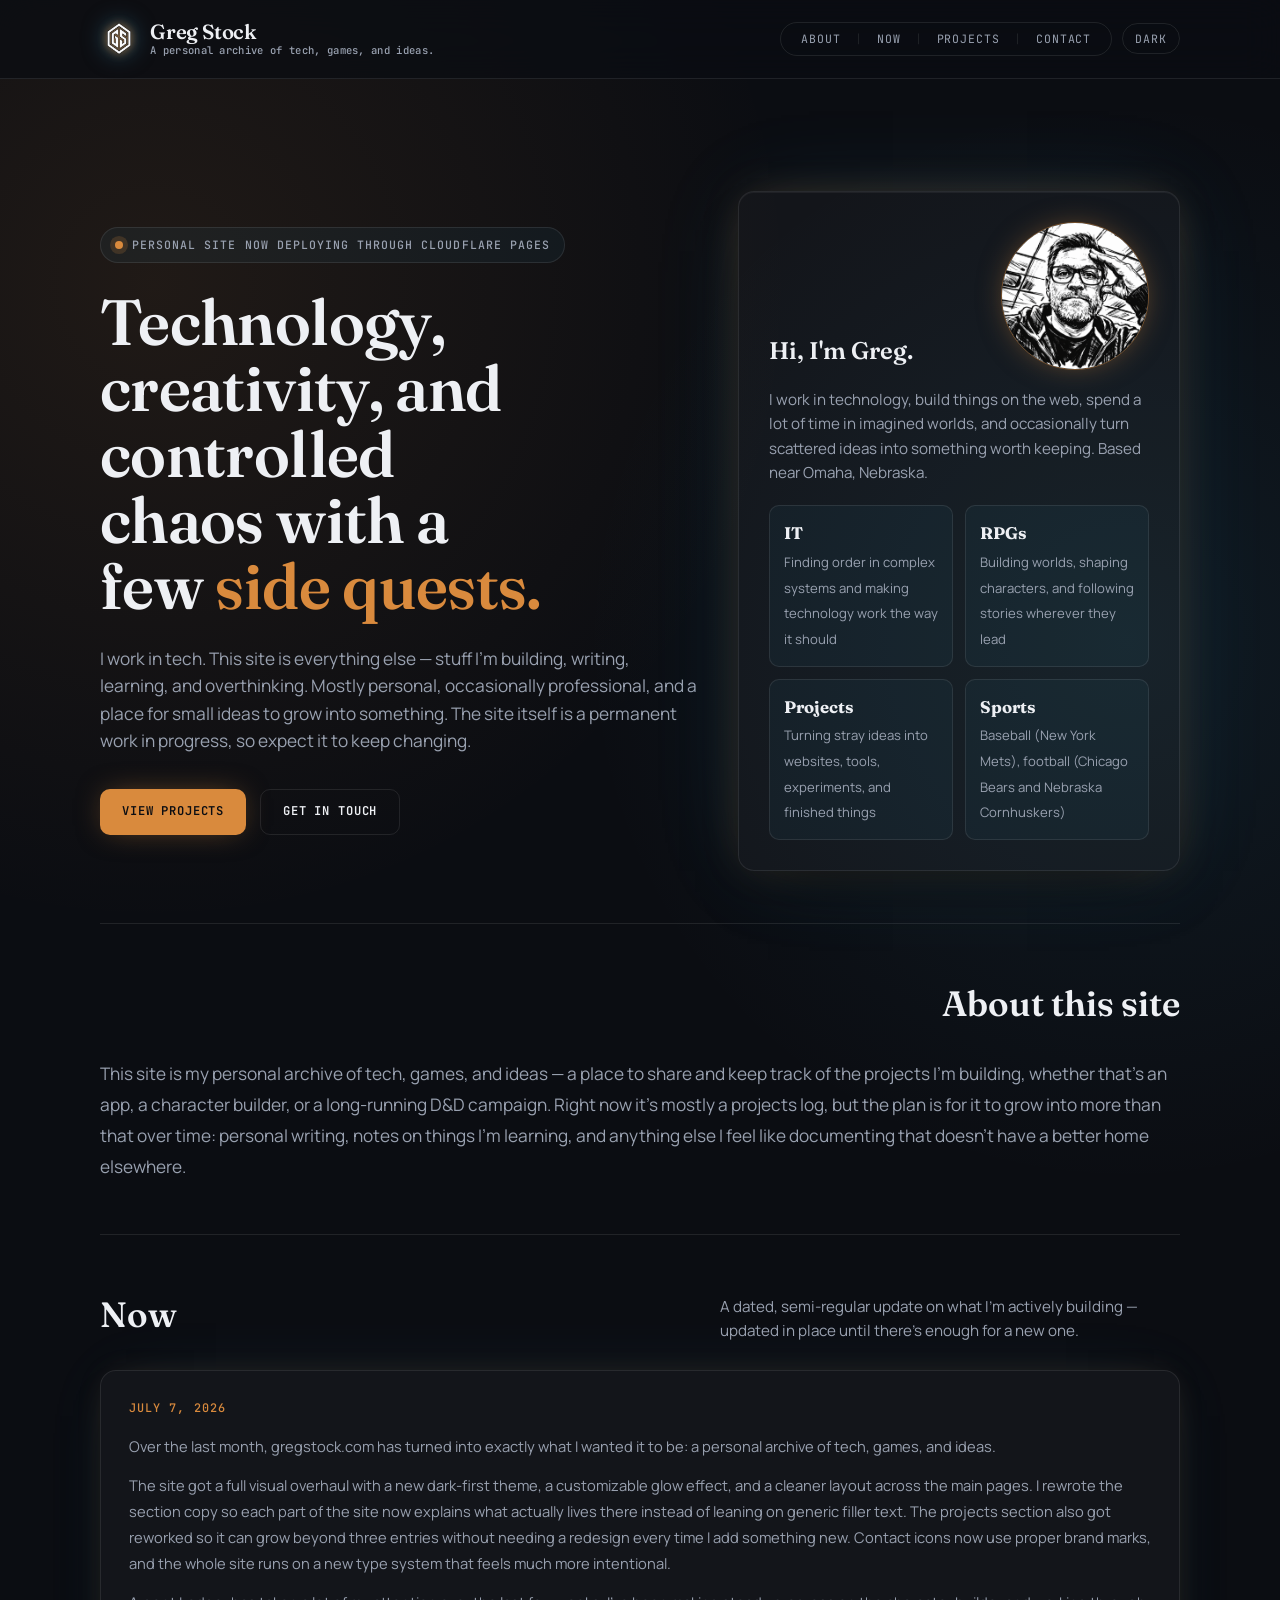
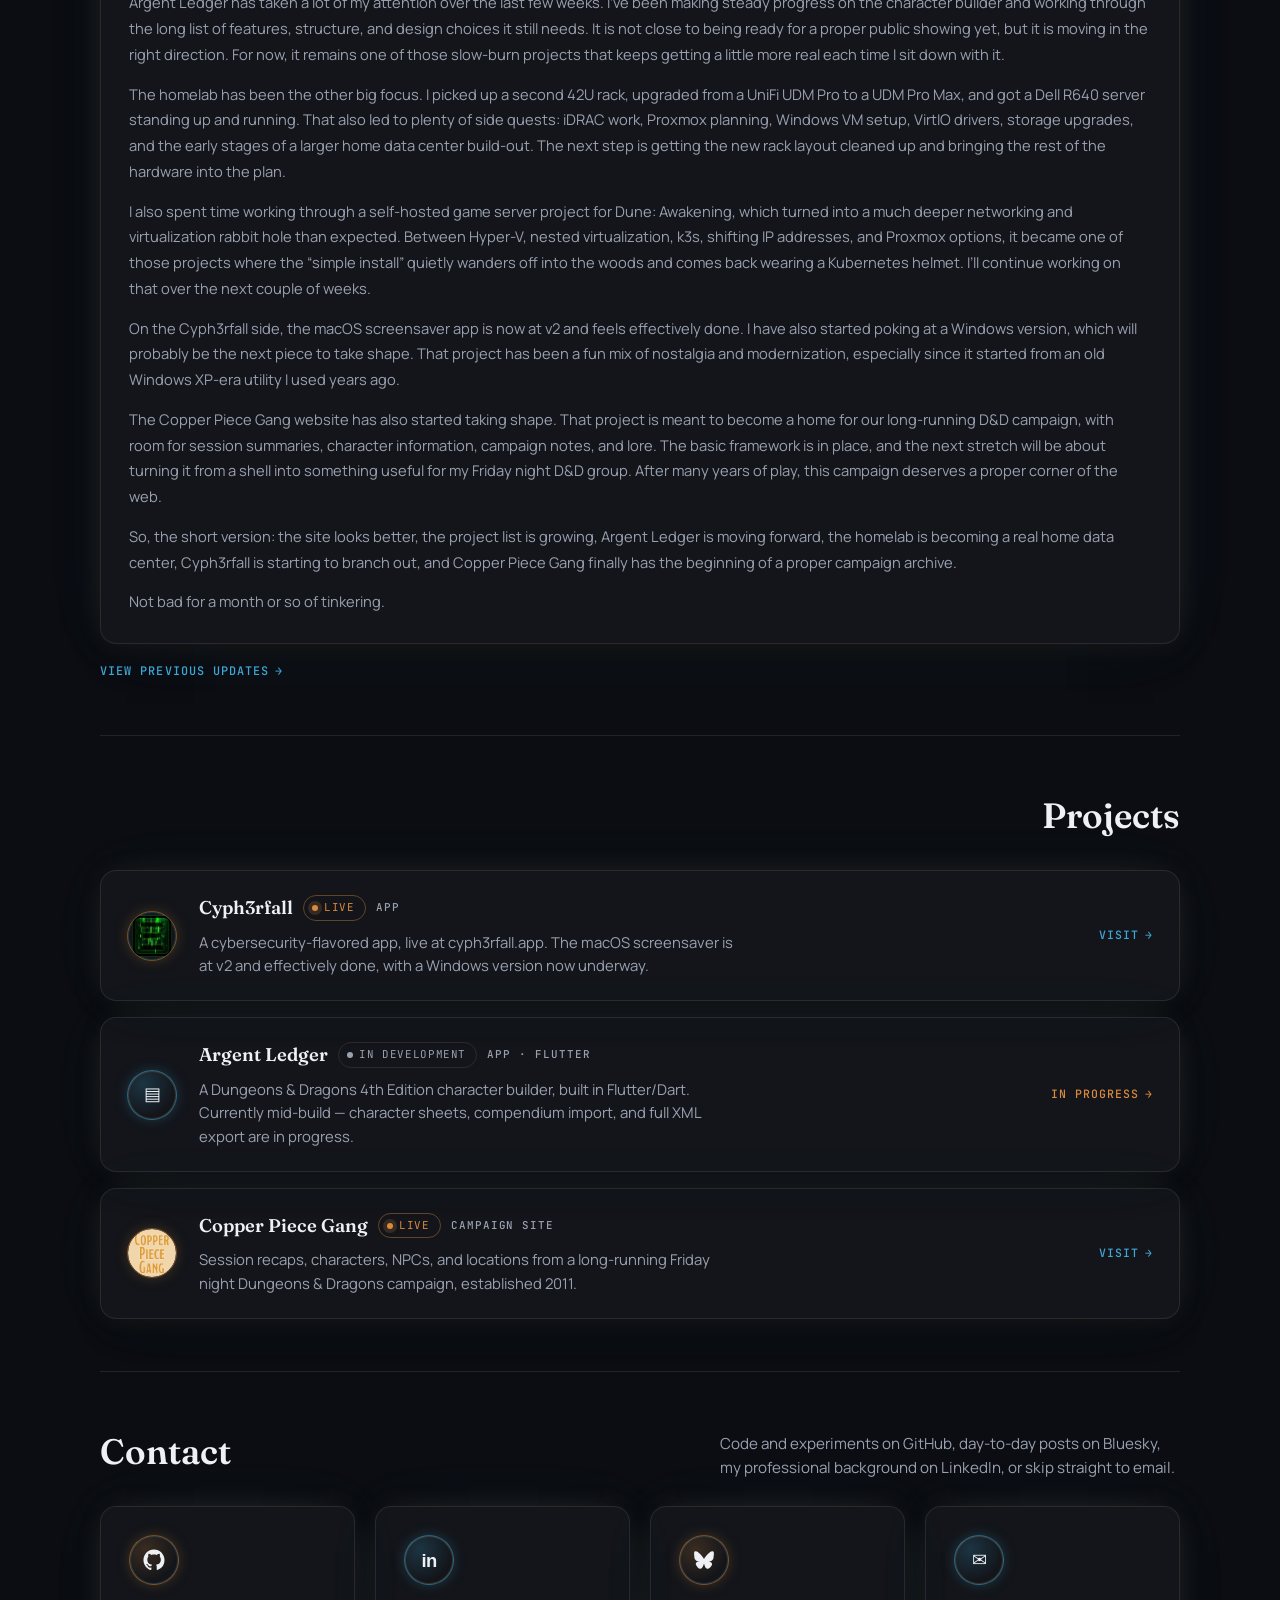
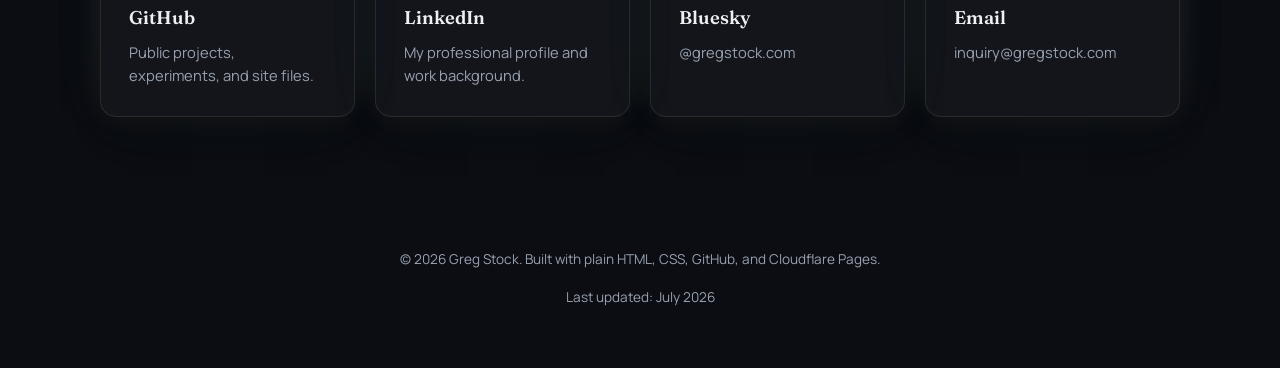
<file: index.html>
<!DOCTYPE html>
<html lang="en">
<head>
  <meta charset="UTF-8" />
  <meta name="viewport" content="width=device-width, initial-scale=1.0" />
  <title>Greg Stock | Technology, Games, and Ideas</title>
  <meta name="description" content="Personal homepage for Greg Stock: technology, tabletop RPGs, homelab, and creative projects." />
  <link rel="preconnect" href="https://fonts.googleapis.com">
  <link rel="preconnect" href="https://fonts.gstatic.com" crossorigin>
  <link href="https://fonts.googleapis.com/css2?family=Fraunces:opsz,wght@9..144,600&family=Manrope:wght@400;500;700&family=JetBrains+Mono:wght@500;600&display=swap" rel="stylesheet">
  <link rel="stylesheet" href="assets/css/style.css">
  <link rel="icon" type="image/png" sizes="512x512" href="assets/images/favicon.png">
  <link rel="apple-touch-icon" href="assets/images/favicon.png">
  <meta name="theme-color" content="#0b0d12">
</head>
<body>
  <header>
    <div class="page-shell nav">
      <a class="brand" href="#top" aria-label="Greg Stock home">
        <span class="brand-mark">
          <img src="assets/images/favicon.png" alt="Greg Stock logo">
        </span>
        <span class="brand-text">
          <span class="brand-name">Greg Stock</span>
          <span class="brand-tagline">A personal archive of tech, games, and ideas.</span>
        </span>
      </a>
      <div class="nav-right">
        <nav class="nav-links" aria-label="Primary navigation">
          <a href="#about">About</a><span class="nav-sep">|</span><a href="#now">Now</a><span class="nav-sep">|</span><a href="#projects">Projects</a><span class="nav-sep">|</span><a href="#contact">Contact</a>
        </nav>
        <button class="theme-toggle" id="themeToggle" type="button">Dark</button>
      </div>
    </div>
  </header>

  <main id="top" class="page-shell">
    <section class="hero" aria-label="Introduction">
      <div>
        <div class="eyebrow mono-label"><span class="pulse"></span> Personal site now deploying through Cloudflare Pages</div>
        <h1>Technology, creativity, and controlled chaos with a few <span class="gradient-text">side quests.</span></h1>
        <p class="hero-copy">
          I work in tech. This site is everything else — stuff I'm building, writing, learning, and overthinking. Mostly personal, occasionally professional, and a place for small ideas to grow into something. The site itself is a permanent work in progress, so expect it to keep changing.
        </p>
        <div class="hero-actions">
          <a class="button primary" href="#projects">View projects</a>
          <a class="button secondary" href="#contact">Get in touch</a>
        </div>
      </div>

      <aside class="panel" aria-label="Profile card">
        <div class="panel-top">
          <h2>Hi, I'm Greg.</h2>
          <div class="avatar-ring">
            <img src="assets/images/greg-avatar.png" alt="Greg Stock">
          </div>
        </div>
        <p>
          I work in technology, build things on the web, spend a lot of time in imagined worlds, and occasionally turn scattered ideas into something worth keeping. Based near Omaha, Nebraska.
        </p>
        <div class="stat-grid">
          <div class="stat">
            <strong>IT</strong>
            <span>Finding order in complex systems and making technology work the way it should</span>
          </div>
          <div class="stat">
            <strong>RPGs</strong>
            <span>Building worlds, shaping characters, and following stories wherever they lead</span>
          </div>
          <div class="stat">
            <strong>Projects</strong>
            <span>Turning stray ideas into websites, tools, experiments, and finished things</span>
          </div>
          <div class="stat">
            <strong>Sports</strong>
            <span>Baseball (New York Mets), football (Chicago Bears and Nebraska Cornhuskers)</span>
          </div>
        </div>
      </aside>
    </section>

    <section id="about">
      <div class="section-heading">
        <h2>About this site</h2>
      </div>
      <p class="about-statement">This site is my personal archive of tech, games, and ideas — a place to share and keep track of the projects I'm building, whether that's an app, a character builder, or a long-running D&amp;D campaign. Right now it's mostly a projects log, but the plan is for it to grow into more than that over time: personal writing, notes on things I'm learning, and anything else I feel like documenting that doesn't have a better home elsewhere.</p>
    </section>

    <section id="now">
      <div class="section-heading">
        <h2>Now</h2>
        <p>A dated, semi-regular update on what I'm actively building — updated in place until there's enough for a new one.</p>
      </div>
      <article class="card now-post">
        <time class="mono-label" datetime="2026-07-07">July 7, 2026</time>
        <p>Over the last month, gregstock.com has turned into exactly what I wanted it to be: a personal archive of tech, games, and ideas.</p>
        <p>The site got a full visual overhaul with a new dark-first theme, a customizable glow effect, and a cleaner layout across the main pages. I rewrote the section copy so each part of the site now explains what actually lives there instead of leaning on generic filler text. The projects section also got reworked so it can grow beyond three entries without needing a redesign every time I add something new. Contact icons now use proper brand marks, and the whole site runs on a new type system that feels much more intentional.</p>
        <p>Argent Ledger has taken a lot of my attention over the last few weeks. I&rsquo;ve been making steady progress on the character builder and working through the long list of features, structure, and design choices it still needs. It is not close to being ready for a proper public showing yet, but it is moving in the right direction. For now, it remains one of those slow-burn projects that keeps getting a little more real each time I sit down with it.</p>
        <p>The homelab has been the other big focus. I picked up a second 42U rack, upgraded from a UniFi UDM Pro to a UDM Pro Max, and got a Dell R640 server standing up and running. That also led to plenty of side quests: iDRAC work, Proxmox planning, Windows VM setup, VirtIO drivers, storage upgrades, and the early stages of a larger home data center build-out. The next step is getting the new rack layout cleaned up and bringing the rest of the hardware into the plan.</p>
        <p>I also spent time working through a self-hosted game server project for Dune: Awakening, which turned into a much deeper networking and virtualization rabbit hole than expected. Between Hyper-V, nested virtualization, k3s, shifting IP addresses, and Proxmox options, it became one of those projects where the &ldquo;simple install&rdquo; quietly wanders off into the woods and comes back wearing a Kubernetes helmet. I&rsquo;ll continue working on that over the next couple of weeks.</p>
        <p>On the Cyph3rfall side, the macOS screensaver app is now at v2 and feels effectively done. I have also started poking at a Windows version, which will probably be the next piece to take shape. That project has been a fun mix of nostalgia and modernization, especially since it started from an old Windows XP-era utility I used years ago.</p>
        <p>The Copper Piece Gang website has also started taking shape. That project is meant to become a home for our long-running D&amp;D campaign, with room for session summaries, character information, campaign notes, and lore. The basic framework is in place, and the next stretch will be about turning it from a shell into something useful for my Friday night D&amp;D group. After many years of play, this campaign deserves a proper corner of the web.</p>
        <p>So, the short version: the site looks better, the project list is growing, Argent Ledger is moving forward, the homelab is becoming a real home data center, Cyph3rfall is starting to branch out, and Copper Piece Gang finally has the beginning of a proper campaign archive.</p>
        <p>Not bad for a month or so of tinkering.</p>
      </article>
      <a class="archive-link mono-label" href="previous-updates.html">View previous updates <span class="arrow">&#8594;</span></a>
    </section>

    <section id="projects">
      <div class="section-heading">
        <h2>Projects</h2>
      </div>
      <div class="project-list">
        <a class="project-row" href="https://cyph3rfall.app" target="_blank" rel="noopener noreferrer" aria-label="Visit Cyph3rfall">
          <div class="gauge gauge-image">
            <img src="assets/images/cyph3rfall-favicon.png" alt="Cyph3rfall">
          </div>
          <div class="project-body">
            <div class="project-top">
              <h3>Cyph3rfall</h3>
              <span class="status-chip is-live"><span class="status-dot"></span>Live</span>
              <span class="type-chip mono-label">App</span>
            </div>
            <p>A cybersecurity-flavored app, live at cyph3rfall.app. The macOS screensaver is at v2 and effectively done, with a Windows version now underway.</p>
          </div>
          <div class="project-go mono-label">Visit <span class="arrow">&#8594;</span></div>
        </a>
        <article class="project-row on-accent-2">
          <div class="gauge">&#9636;</div>
          <div class="project-body">
            <div class="project-top">
              <h3>Argent Ledger</h3>
              <span class="status-chip"><span class="status-dot"></span>In development</span>
              <span class="type-chip mono-label">App &middot; Flutter</span>
            </div>
            <p>A Dungeons &amp; Dragons 4th Edition character builder, built in Flutter/Dart. Currently mid-build — character sheets, compendium import, and full XML export are in progress.</p>
          </div>
          <div class="project-go mono-label">In progress <span class="arrow">&#8594;</span></div>
        </article>
        <a class="project-row" href="https://copperpiecegang.com/" target="_blank" rel="noopener noreferrer" aria-label="Visit Copper Piece Gang">
          <div class="gauge gauge-image">
            <img src="assets/images/cpg-favicon.png" alt="Copper Piece Gang">
          </div>
          <div class="project-body">
            <div class="project-top">
              <h3>Copper Piece Gang</h3>
              <span class="status-chip is-live"><span class="status-dot"></span>Live</span>
              <span class="type-chip mono-label">Campaign site</span>
            </div>
            <p>Session recaps, characters, NPCs, and locations from a long-running Friday night Dungeons &amp; Dragons campaign, established 2011.</p>
          </div>
          <div class="project-go mono-label">Visit <span class="arrow">&#8594;</span></div>
        </a>
      </div>
    </section>

    <section id="contact">
      <div class="section-heading">
        <h2>Contact</h2>
        <p>Code and experiments on GitHub, day-to-day posts on Bluesky, my professional background on LinkedIn, or skip straight to email.</p>
      </div>
      <div class="card-grid cols-4">
        <a class="card" href="https://github.com/ikaazu" target="_blank" rel="noopener noreferrer" aria-label="Visit Greg Stock on GitHub">
          <div class="gauge">
            <svg viewBox="0 0 24 24" role="img" aria-label="GitHub">
              <path d="M12 .5C5.65.5.5 5.65.5 12c0 5.1 3.29 9.42 7.86 10.95.58.1.79-.25.79-.56v-2.17c-3.2.7-3.87-1.37-3.87-1.37-.53-1.34-1.29-1.7-1.29-1.7-1.05-.72.08-.7.08-.7 1.16.08 1.77 1.2 1.77 1.2 1.04 1.76 2.72 1.25 3.38.96.1-.75.4-1.25.73-1.54-2.55-.29-5.23-1.28-5.23-5.68 0-1.25.45-2.28 1.19-3.08-.12-.29-.52-1.46.11-3.04 0 0 .97-.31 3.18 1.18.92-.26 1.9-.38 2.88-.39.98.01 1.96.13 2.88.39 2.21-1.49 3.18-1.18 3.18-1.18.63 1.58.23 2.75.11 3.04.74.8 1.19 1.83 1.19 3.08 0 4.41-2.69 5.38-5.25 5.67.41.36.78 1.06.78 2.14v3.19c0 .31.21.67.8.56A11.51 11.51 0 0 0 23.5 12C23.5 5.65 18.35.5 12 .5Z"/>
            </svg>
          </div>
          <h3>GitHub</h3>
          <p>Public projects, experiments, and site files.</p>
        </a>
        <a class="card on-accent-2" href="https://www.linkedin.com/in/gstock/" target="_blank" rel="noopener noreferrer" aria-label="Visit Greg Stock on LinkedIn">
          <div class="gauge linkedin-mark">in</div>
          <h3>LinkedIn</h3>
          <p>My professional profile and work background.</p>
        </a>
        <a class="card" href="https://bsky.app/profile/gregstock.com" target="_blank" rel="noopener noreferrer" aria-label="Visit Greg Stock on Bluesky">
          <div class="gauge">
            <svg viewBox="0 0 640 640" role="img" aria-label="Bluesky">
              <path d="M439.8 358.7c-3.3-.4-6.7-.8-10-1.3c3.4.4 6.7.9 10 1.3M320 291.1c-26.1-50.7-97.1-145.2-163.1-191.8c-63.3-44.7-87.4-37-103.3-29.8C35.3 77.8 32 105.9 32 122.4S41.1 258 47 277.9c19.5 65.7 89.1 87.9 153.2 80.7c3.3-.5 6.6-.9 10-1.4c-3.3.5-6.6 1-10 1.4c-93.9 14-177.3 48.2-67.9 169.9C252.6 653.1 297.1 501.8 320 425.1c22.9 76.7 49.2 222.5 185.6 103.4c102.4-103.4 28.1-156-65.8-169.9c-3.3-.4-6.7-.8-10-1.3c3.4.4 6.7.9 10 1.3c64.1 7.1 133.6-15.1 153.2-80.7c5.9-19.9 15-138.9 15-155.5s-3.3-44.7-21.6-52.9c-15.8-7.1-40-14.9-103.2 29.8c-66.1 46.6-137.1 141.1-163.2 191.8"/>
            </svg>
          </div>
          <h3>Bluesky</h3>
          <p>@gregstock.com</p>
        </a>
        <a class="card on-accent-2" href="mailto:inquiry@gregstock.com" aria-label="Send an email to Greg Stock">
          <div class="gauge">&#9993;</div>
          <h3>Email</h3>
          <p>inquiry@gregstock.com</p>
        </a>
      </div>
    </section>
  </main>

  <footer>
    <div class="page-shell footer-inner">
      <p>&copy; <span id="year"></span> Greg Stock. Built with plain HTML, CSS, GitHub, and Cloudflare Pages.</p>
      <p>Last updated: July 2026</p>
    </div>
  </footer>

  <script>
    document.getElementById('year').textContent = new Date().getFullYear();

    const root = document.documentElement;
    const themeToggle = document.getElementById('themeToggle');

    const savedMode = localStorage.getItem('gregstockThemeMode');
    const initialMode = savedMode === 'light' ? 'light' : 'dark';
    root.dataset.theme = initialMode;
    themeToggle.textContent = initialMode === 'dark' ? 'Dark' : 'Light';

    themeToggle.addEventListener('click', () => {
      const nextMode = root.dataset.theme === 'dark' ? 'light' : 'dark';
      root.dataset.theme = nextMode;
      themeToggle.textContent = nextMode === 'dark' ? 'Dark' : 'Light';
      localStorage.setItem('gregstockThemeMode', nextMode);
    });
  </script>
</body>
</html>
</file>
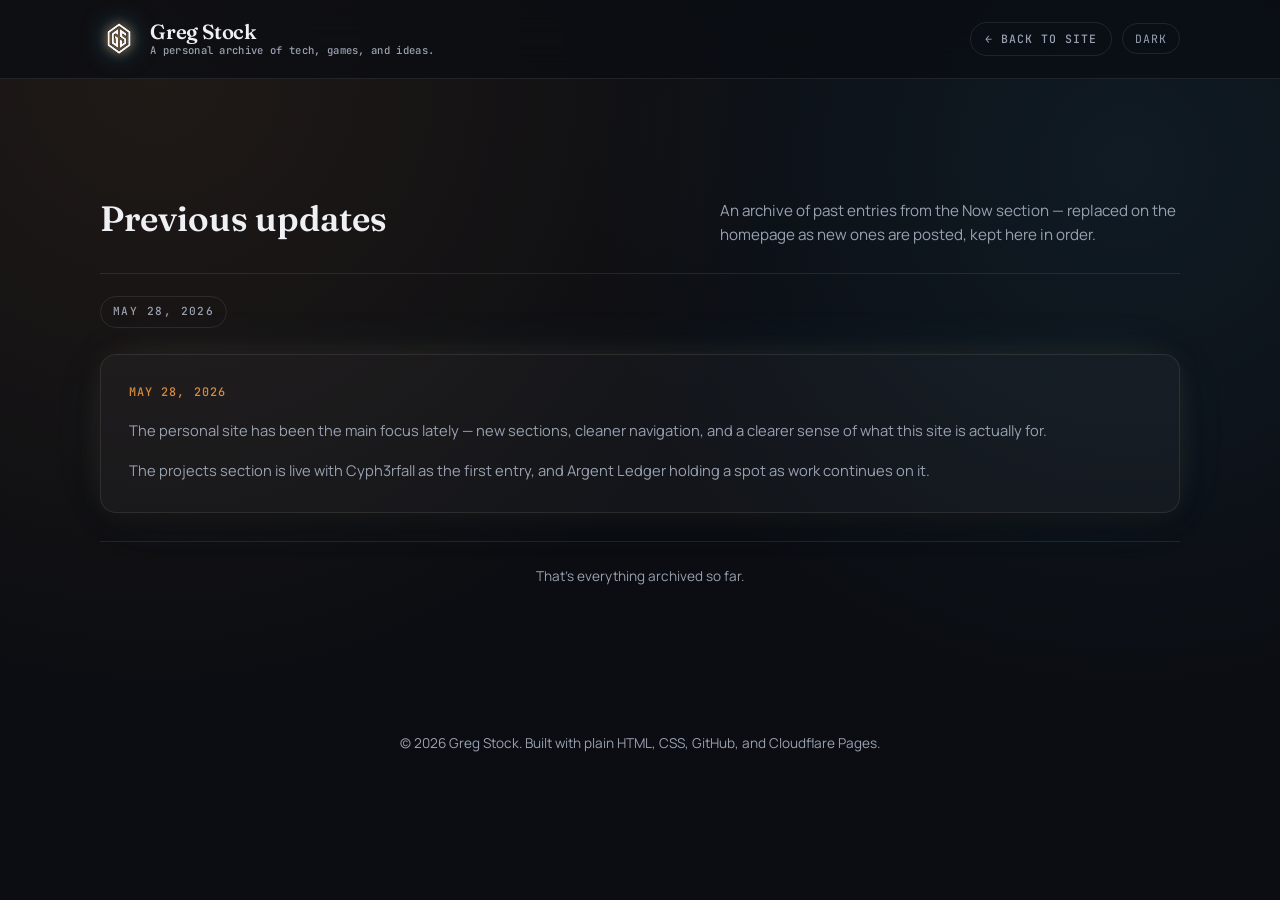
<file: previous-updates.html>
<!DOCTYPE html>
<html lang="en">
<head>
  <meta charset="UTF-8" />
  <meta name="viewport" content="width=device-width, initial-scale=1.0" />
  <title>Previous Updates | Greg Stock</title>
  <meta name="description" content="Archive of past Now section updates from Greg Stock's personal site." />
  <link rel="preconnect" href="https://fonts.googleapis.com">
  <link rel="preconnect" href="https://fonts.gstatic.com" crossorigin>
  <link href="https://fonts.googleapis.com/css2?family=Fraunces:opsz,wght@9..144,600&family=Manrope:wght@400;500;700&family=JetBrains+Mono:wght@500;600&display=swap" rel="stylesheet">
  <link rel="stylesheet" href="assets/css/style.css">
  <link rel="icon" type="image/png" sizes="512x512" href="assets/images/favicon.png">
  <link rel="apple-touch-icon" href="assets/images/favicon.png">
  <meta name="theme-color" content="#0b0d12">
  <style>
    .back-pill {
      display: inline-flex;
      align-items: center;
      gap: 6px;
      padding: 7px 14px;
      border-radius: 999px;
      border: 1px solid var(--border);
      color: var(--muted);
      font-size: 0.72rem;
      transition: 160ms ease;
    }

    .back-pill:hover {
      color: var(--accent);
      border-color: rgba(var(--accent-rgb), 0.4);
    }

    .updates-list {
      display: flex;
      flex-direction: column;
      gap: 20px;
    }

    .update-entry {
      scroll-margin-top: 90px;
    }

    .jump-list {
      display: flex;
      flex-wrap: wrap;
      gap: 8px;
      margin-top: 22px;
      padding-top: 22px;
      border-top: 1px solid var(--border);
    }

    .jump-list a {
      padding: 6px 12px;
      border-radius: 999px;
      border: 1px solid var(--border);
      color: var(--muted);
      font-size: 0.7rem;
    }

    .jump-list a:hover {
      color: var(--accent);
      border-color: rgba(var(--accent-rgb), 0.4);
    }

    .end-note {
      margin-top: 28px;
      padding-top: 24px;
      border-top: 1px solid var(--border);
      color: var(--muted);
      font-size: 0.85rem;
      text-align: center;
    }
  </style>
</head>
<body>
  <header>
    <div class="page-shell nav">
      <a class="brand" href="index.html" aria-label="Greg Stock home">
        <span class="brand-mark">
          <img src="assets/images/favicon.png" alt="Greg Stock logo">
        </span>
        <span class="brand-text">
          <span class="brand-name">Greg Stock</span>
          <span class="brand-tagline">A personal archive of tech, games, and ideas.</span>
        </span>
      </a>
      <div class="nav-right">
        <a class="back-pill mono-label" href="index.html">&#8592; Back to site</a>
        <button class="theme-toggle" id="themeToggle" type="button">Dark</button>
      </div>
    </div>
  </header>

  <main class="page-shell">
    <section>
      <div class="section-heading">
        <h2>Previous updates</h2>
        <p>An archive of past entries from the Now section — replaced on the homepage as new ones are posted, kept here in order.</p>
      </div>
      <nav class="jump-list mono-label">
        <a href="#update-2026-05-28">May 28, 2026</a>
      </nav>

      <div class="updates-list" style="margin-top: 26px;">
        <article class="card now-post update-entry" id="update-2026-05-28">
          <time class="mono-label">May 28, 2026</time>
          <p>The personal site has been the main focus lately — new sections, cleaner navigation, and a clearer sense of what this site is actually for.</p>
          <p>The projects section is live with Cyph3rfall as the first entry, and Argent Ledger holding a spot as work continues on it.</p>
        </article>
      </div>

      <p class="end-note">That's everything archived so far.</p>
    </section>
  </main>

  <footer>
    <div class="page-shell footer-inner">
      <p>&copy; <span id="year"></span> Greg Stock. Built with plain HTML, CSS, GitHub, and Cloudflare Pages.</p>
    </div>
  </footer>

  <script>
    document.getElementById('year').textContent = new Date().getFullYear();

    const root = document.documentElement;
    const themeToggle = document.getElementById('themeToggle');

    const savedMode = localStorage.getItem('gregstockThemeMode');
    const initialMode = savedMode === 'light' ? 'light' : 'dark';
    root.dataset.theme = initialMode;
    themeToggle.textContent = initialMode === 'dark' ? 'Dark' : 'Light';

    themeToggle.addEventListener('click', () => {
      const nextMode = root.dataset.theme === 'dark' ? 'light' : 'dark';
      root.dataset.theme = nextMode;
      themeToggle.textContent = nextMode === 'dark' ? 'Dark' : 'Light';
      localStorage.setItem('gregstockThemeMode', nextMode);
    });
  </script>
</body>
</html>
</file>
<file: assets/css/style.css>
:root {
  --bg: #0b0d12;
  --bg-soft: #12151d;
  --surface: rgba(255, 255, 255, 0.035);
  --card-hover: rgba(255, 255, 255, 0.06);
  --border: rgba(255, 255, 255, 0.09);
  --text: #eef0f4;
  --muted: #99a1b0;
  --accent: #d98a3d;
  --accent-2: #3fa7d6;
  --accent-rgb: 217, 138, 61;
  --accent-2-rgb: 63, 167, 214;
  --header-bg: rgba(11, 13, 18, 0.72);
  --radius: 16px;
  --radius-sm: 10px;
}

html[data-theme="light"] {
  --bg: #f6f4ef;
  --bg-soft: #ffffff;
  --surface: #ffffff;
  --card-hover: #fbfaf7;
  --border: rgba(28, 26, 23, 0.1);
  --text: #1c1a17;
  --muted: #6b675f;
  --accent: #b56a24;
  --accent-2: #1c7fa8;
  --accent-rgb: 181, 106, 36;
  --accent-2-rgb: 28, 127, 168;
  --header-bg: rgba(246, 244, 239, 0.78);
}

* {
  box-sizing: border-box;
}

html {
  scroll-behavior: smooth;
}

body {
  margin: 0;
  font-family: 'Manrope', ui-sans-serif, system-ui, -apple-system, sans-serif;
  color: var(--text);
  background: var(--bg);
  background-image:
    radial-gradient(circle at 12% 8%, rgba(var(--accent-rgb), 0.1), transparent 40rem),
    radial-gradient(circle at 88% 18%, rgba(var(--accent-2-rgb), 0.09), transparent 34rem);
  min-height: 100vh;
  line-height: 1.6;
}

a {
  color: inherit;
  text-decoration: none;
}

.page-shell {
  width: min(1080px, calc(100% - 40px));
  margin: 0 auto;
}

.mono-label {
  font-family: 'JetBrains Mono', ui-monospace, monospace;
  font-weight: 500;
  text-transform: uppercase;
  letter-spacing: 0.09em;
}

header {
  position: sticky;
  top: 0;
  z-index: 10;
  backdrop-filter: blur(18px);
  background: var(--header-bg);
  border-bottom: 1px solid var(--border);
}

.nav {
  display: flex;
  align-items: center;
  justify-content: space-between;
  gap: 24px;
  padding: 20px 0;
}

.brand {
  display: flex;
  align-items: center;
  gap: 12px;
}

.brand-mark {
  display: grid;
  place-items: center;
  width: 38px;
  height: 38px;
}

.brand-mark img {
  width: 100%;
  height: 100%;
  object-fit: contain;
  display: block;
  filter:
    drop-shadow(0 0 5px rgba(var(--accent-rgb), 0.75))
    drop-shadow(0 0 11px rgba(var(--accent-2-rgb), 0.5));
}

html[data-theme="light"] .brand-mark img {
  filter:
    drop-shadow(0 0 3px rgba(var(--accent-rgb), 0.45))
    drop-shadow(0 0 7px rgba(var(--accent-2-rgb), 0.3));
}

.brand-text {
  display: flex;
  flex-direction: column;
  gap: 2px;
}

.brand-name {
  font-family: 'Fraunces', serif;
  font-weight: 600;
  font-size: 1.28rem;
  letter-spacing: -0.01em;
  line-height: 1;
}

.brand-tagline {
  font-family: 'JetBrains Mono', monospace;
  font-weight: 500;
  font-size: 0.66rem;
  letter-spacing: 0.03em;
  color: var(--muted);
  line-height: 1;
}

.nav-right {
  display: flex;
  align-items: center;
  gap: 10px;
}

.nav-links {
  display: inline-flex;
  align-items: center;
  gap: 8px;
  padding: 7px 14px;
  border-radius: 999px;
  border: 1px solid var(--border);
  font-family: 'JetBrains Mono', monospace;
  font-size: 0.72rem;
  letter-spacing: 0.08em;
  text-transform: uppercase;
}

.nav-links a {
  padding: 0 6px;
  color: var(--muted);
  transition: 160ms ease;
}

.nav-links a:hover {
  color: var(--accent);
}

.nav-links .nav-sep {
  color: var(--border);
}

.theme-toggle {
  display: inline-flex;
  align-items: center;
  gap: 6px;
  padding: 7px 12px;
  border-radius: 999px;
  border: 1px solid var(--border);
  background: transparent;
  color: var(--muted);
  font-size: 0.72rem;
  cursor: pointer;
  font-family: 'JetBrains Mono', monospace;
  letter-spacing: 0.08em;
  text-transform: uppercase;
}

.theme-toggle:hover {
  color: var(--text);
  border-color: rgba(var(--accent-rgb), 0.4);
}

main {
  padding: 60px 0 40px;
}

.hero {
  display: grid;
  grid-template-columns: minmax(0, 1.15fr) minmax(280px, 0.85fr);
  gap: 40px;
  align-items: center;
  min-height: 60vh;
}

.eyebrow {
  display: inline-flex;
  align-items: center;
  gap: 9px;
  padding: 8px 14px;
  margin-bottom: 26px;
  border: 1px solid var(--border);
  border-radius: 999px;
  color: var(--muted);
  font-size: 0.72rem;
  background: rgba(var(--accent-2-rgb), 0.06);
}

.pulse {
  width: 8px;
  height: 8px;
  border-radius: 999px;
  background: var(--accent);
  box-shadow: 0 0 0 5px rgba(var(--accent-rgb), 0.18);
}

h1 {
  margin: 0;
  max-width: 700px;
  font-family: 'Fraunces', serif;
  font-weight: 600;
  font-size: clamp(2.5rem, 5vw, 4.2rem);
  line-height: 1.03;
  letter-spacing: -0.01em;
  text-wrap: balance;
}

.gradient-text {
  color: var(--accent);
}

.hero-copy {
  max-width: 620px;
  margin: 26px 0 0;
  color: var(--muted);
  font-size: 1.08rem;
}

.hero-actions {
  display: flex;
  flex-wrap: wrap;
  gap: 14px;
  margin-top: 34px;
}

.button {
  display: inline-flex;
  align-items: center;
  justify-content: center;
  min-height: 46px;
  padding: 0 22px;
  border-radius: var(--radius-sm);
  font-family: 'JetBrains Mono', monospace;
  font-weight: 600;
  font-size: 0.76rem;
  text-transform: uppercase;
  letter-spacing: 0.07em;
  border: 1px solid var(--border);
  transition: 160ms ease;
}

.button.primary {
  color: #0b0d12;
  background: var(--accent);
  border: 0;
  box-shadow: 0 0 30px -8px rgba(var(--accent-rgb), 0.55);
}

html[data-theme="light"] .button.primary {
  color: #fff;
  box-shadow: 0 8px 20px -8px rgba(var(--accent-rgb), 0.45);
}

.button.secondary {
  color: var(--text);
  background: transparent;
}

.button:hover {
  transform: translateY(-2px);
}

.panel {
  position: relative;
  padding: 30px;
  border: 1px solid var(--border);
  border-radius: var(--radius);
  background: var(--surface);
  box-shadow:
    0 1px 0 rgba(255, 255, 255, 0.05) inset,
    0 30px 60px -30px rgba(0, 0, 0, 0.7),
    0 0 46px -12px rgba(var(--accent-rgb), 0.3),
    0 0 90px -18px rgba(var(--accent-2-rgb), 0.22);
}

html[data-theme="light"] .panel {
  box-shadow:
    0 1px 2px rgba(28, 26, 23, 0.05),
    0 20px 44px -24px rgba(var(--accent-rgb), 0.28),
    0 34px 76px -30px rgba(var(--accent-2-rgb), 0.18);
}

.panel-top {
  display: flex;
  align-items: flex-end;
  justify-content: space-between;
  gap: 20px;
  margin-bottom: 18px;
}

.avatar-ring {
  display: grid;
  place-items: center;
  width: 148px;
  height: 148px;
  flex-shrink: 0;
  border-radius: 999px;
  overflow: hidden;
  border: 1.5px solid rgba(var(--accent-rgb), 0.5);
  box-shadow: 0 0 0 1px rgba(var(--accent-2-rgb), 0.2) inset, 0 0 30px -8px rgba(var(--accent-rgb), 0.55);
}

.avatar-ring img {
  width: 100%;
  height: 100%;
  object-fit: cover;
  display: block;
}

html[data-theme="light"] .avatar-ring {
  box-shadow: 0 0 0 1.5px rgba(var(--accent-rgb), 0.3) inset, 0 6px 18px -8px rgba(var(--accent-2-rgb), 0.35);
}

.panel h2 {
  margin: 0;
  flex: 1;
  min-width: 0;
  font-family: 'Fraunces', serif;
  font-weight: 600;
  font-size: 1.5rem;
}

.panel > p {
  margin: 0 0 20px;
  color: var(--muted);
  font-size: 0.95rem;
}

.stat-grid {
  display: grid;
  grid-template-columns: repeat(2, 1fr);
  gap: 12px;
}

.stat {
  padding: 14px;
  border-radius: 10px;
  background: rgba(var(--accent-2-rgb), 0.05);
  border: 1px solid var(--border);
}

.stat strong {
  display: block;
  font-family: 'Fraunces', serif;
  font-size: 1.05rem;
  margin-bottom: 2px;
}

.stat span {
  color: var(--muted);
  font-size: 0.82rem;
}

section {
  padding: 52px 0;
  scroll-margin-top: 90px;
}

section + section {
  border-top: 1px solid var(--border);
}

.section-heading {
  display: flex;
  align-items: end;
  justify-content: space-between;
  gap: 24px;
  margin-bottom: 26px;
}

.section-heading h2 {
  margin: 0;
  font-family: 'Fraunces', serif;
  font-weight: 600;
  font-size: clamp(1.6rem, 3vw, 2.2rem);
}

.section-heading p {
  max-width: 460px;
  margin: 0;
  color: var(--muted);
  font-size: 0.95rem;
}

#about .section-heading,
#projects .section-heading {
  justify-content: flex-end;
}

.about-statement {
  margin: 0;
  color: var(--muted);
  font-size: 1.08rem;
  line-height: 1.8;
}

.card-grid {
  display: grid;
  grid-template-columns: repeat(3, 1fr);
  gap: 20px;
}

.card-grid.cols-4 {
  grid-template-columns: repeat(4, 1fr);
}

.card {
  padding: 28px;
  border: 1px solid var(--border);
  border-radius: var(--radius);
  background: var(--surface);
  box-shadow:
    0 20px 44px -26px rgba(0, 0, 0, 0.6),
    0 0 34px -12px rgba(var(--accent-rgb), 0.22),
    0 0 64px -18px rgba(var(--accent-2-rgb), 0.16);
  transition: 200ms ease;
}

html[data-theme="light"] .card {
  box-shadow:
    0 1px 2px rgba(28, 26, 23, 0.04),
    0 14px 30px -20px rgba(var(--accent-rgb), 0.22),
    0 22px 50px -24px rgba(var(--accent-2-rgb), 0.14);
}

.card:hover {
  transform: translateY(-3px);
  box-shadow:
    0 24px 50px -24px rgba(0, 0, 0, 0.65),
    0 0 50px -10px rgba(var(--accent-rgb), 0.4),
    0 0 90px -16px rgba(var(--accent-2-rgb), 0.28);
}

html[data-theme="light"] .card:hover {
  box-shadow:
    0 2px 4px rgba(28, 26, 23, 0.06),
    0 20px 40px -22px rgba(var(--accent-rgb), 0.32),
    0 30px 60px -26px rgba(var(--accent-2-rgb), 0.22);
}

.gauge {
  display: grid;
  place-items: center;
  width: 50px;
  height: 50px;
  margin-bottom: 18px;
  border-radius: 999px;
  border: 1.5px solid rgba(var(--accent-rgb), 0.5);
  background: radial-gradient(circle at 32% 28%, rgba(var(--accent-rgb), 0.2), transparent 70%);
  box-shadow: 0 0 0 1px rgba(var(--accent-2-rgb), 0.2) inset, 0 0 16px -5px rgba(var(--accent-rgb), 0.55);
  font-family: 'JetBrains Mono', monospace;
  font-size: 1.1rem;
}

html[data-theme="light"] .gauge {
  box-shadow: 0 0 0 1.5px rgba(var(--accent-rgb), 0.3) inset, 0 4px 12px -6px rgba(var(--accent-2-rgb), 0.3);
}

.gauge svg {
  width: 22px;
  height: 22px;
  fill: currentColor;
  display: block;
}

.gauge-image {
  overflow: hidden;
  background: none;
}

.gauge-image img {
  width: 100%;
  height: 100%;
  object-fit: cover;
  border-radius: 999px;
  display: block;
}

.gauge.linkedin-mark {
  font-family: Arial, Helvetica, sans-serif;
  font-weight: 800;
  font-size: 1.15rem;
  letter-spacing: -0.04em;
  text-transform: lowercase;
}

.card.on-accent-2 .gauge,
.project-row.on-accent-2 .gauge {
  border-color: rgba(var(--accent-2-rgb), 0.55);
  background: radial-gradient(circle at 32% 28%, rgba(var(--accent-2-rgb), 0.22), transparent 70%);
  box-shadow: 0 0 0 1px rgba(var(--accent-rgb), 0.2) inset, 0 0 16px -5px rgba(var(--accent-2-rgb), 0.55);
}

.card h3 {
  margin: 0 0 8px;
  font-family: 'Fraunces', serif;
  font-weight: 600;
  font-size: 1.15rem;
}

.card p {
  margin: 0;
  color: var(--muted);
  font-size: 0.92rem;
}

.project-list {
  display: flex;
  flex-direction: column;
  gap: 16px;
}

.project-row {
  display: grid;
  grid-template-columns: auto 1fr auto;
  align-items: center;
  gap: 22px;
  padding: 22px 26px;
  border: 1px solid var(--border);
  border-radius: var(--radius);
  background: var(--surface);
  box-shadow:
    0 20px 44px -26px rgba(0, 0, 0, 0.6),
    0 0 34px -12px rgba(var(--accent-rgb), 0.2),
    0 0 64px -18px rgba(var(--accent-2-rgb), 0.14);
  transition: 200ms ease;
}

html[data-theme="light"] .project-row {
  box-shadow:
    0 1px 2px rgba(28, 26, 23, 0.04),
    0 14px 30px -20px rgba(var(--accent-rgb), 0.2),
    0 22px 50px -24px rgba(var(--accent-2-rgb), 0.13);
}

.project-row:hover {
  transform: translateY(-2px);
  box-shadow:
    0 24px 50px -24px rgba(0, 0, 0, 0.65),
    0 0 46px -10px rgba(var(--accent-rgb), 0.36),
    0 0 84px -16px rgba(var(--accent-2-rgb), 0.24);
}

.project-row .gauge {
  margin-bottom: 0;
  flex-shrink: 0;
}

.project-top {
  display: flex;
  align-items: center;
  flex-wrap: wrap;
  gap: 10px;
  margin-bottom: 8px;
}

.project-top h3 {
  margin: 0;
  font-family: 'Fraunces', serif;
  font-weight: 600;
  font-size: 1.15rem;
}

.status-chip {
  display: inline-flex;
  align-items: center;
  gap: 6px;
  padding: 3px 10px 3px 8px;
  border-radius: 999px;
  border: 1px solid var(--border);
  font-family: 'JetBrains Mono', monospace;
  font-size: 0.68rem;
  text-transform: uppercase;
  letter-spacing: 0.06em;
  color: var(--muted);
}

.status-dot {
  width: 6px;
  height: 6px;
  border-radius: 999px;
  background: var(--muted);
}

.status-chip.is-live {
  color: var(--accent);
  border-color: rgba(var(--accent-rgb), 0.4);
}

.status-chip.is-live .status-dot {
  background: var(--accent);
  box-shadow: 0 0 0 4px rgba(var(--accent-rgb), 0.18);
}

.type-chip {
  color: var(--muted);
  font-size: 0.68rem;
}

.project-body p {
  margin: 0;
  color: var(--muted);
  font-size: 0.93rem;
  max-width: 60ch;
}

.project-go {
  display: flex;
  align-items: center;
  gap: 6px;
  font-size: 0.72rem;
  color: var(--accent-2);
  white-space: nowrap;
}

.project-row.on-accent-2 .project-go {
  color: var(--accent);
}

.project-go .arrow {
  transition: transform 160ms ease;
}

.project-row:hover .project-go .arrow {
  transform: translateX(3px);
}

.now-post .mono-label {
  color: var(--accent);
  display: block;
  margin-bottom: 16px;
  font-size: 0.74rem;
}

.now-post p {
  margin: 0;
  color: var(--muted);
  line-height: 1.75;
}

.now-post p + p {
  margin-top: 14px;
}

.archive-link {
  display: inline-flex;
  align-items: center;
  gap: 6px;
  margin-top: 18px;
  font-size: 0.74rem;
  color: var(--accent-2);
}

.archive-link .arrow {
  transition: transform 160ms ease;
}

.archive-link:hover .arrow {
  transform: translateX(3px);
}

.archive-link:hover {
  color: var(--accent);
}

footer {
  padding: 40px 0 60px;
  text-align: center;
}

.footer-inner {
  display: grid;
  gap: 16px;
  justify-items: center;
}

.footer-inner p {
  margin: 0;
  color: var(--muted);
  font-size: 0.85rem;
}

@media (max-width: 860px) {
  .hero {
    grid-template-columns: 1fr;
  }

  .card-grid,
  .card-grid.cols-4 {
    grid-template-columns: 1fr;
  }

  .section-heading {
    display: block;
  }

  .section-heading p {
    margin-top: 8px;
  }

  .project-row {
    grid-template-columns: auto 1fr;
  }

  .project-go {
    grid-column: 1 / -1;
    margin-top: 6px;
  }
}

@media (max-width: 560px) {
  .brand-tagline {
    display: none;
  }

  .nav {
    flex-wrap: wrap;
    row-gap: 12px;
  }

  .nav-links {
    font-size: 0.66rem;
    gap: 6px;
    padding: 6px 10px;
  }

  main {
    padding-top: 36px;
  }

  .stat-grid {
    grid-template-columns: 1fr;
  }
}
</file>
